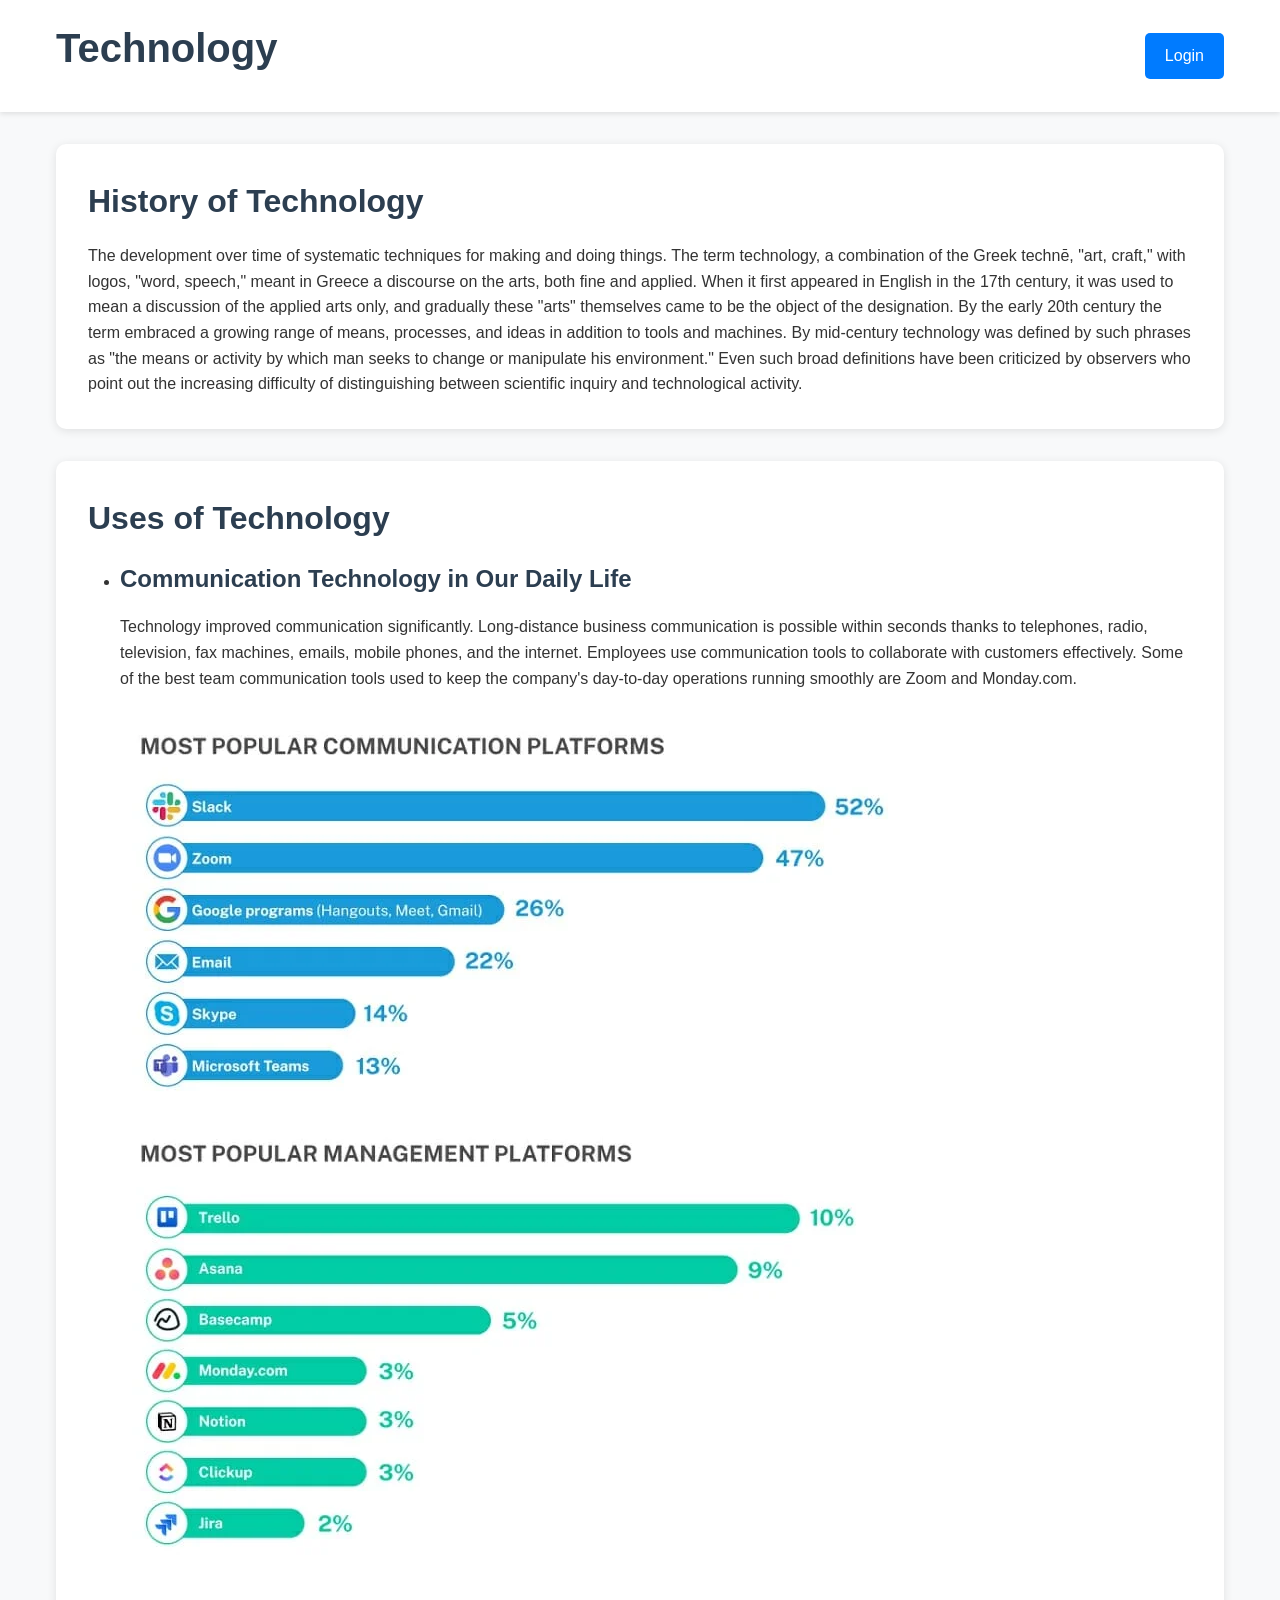
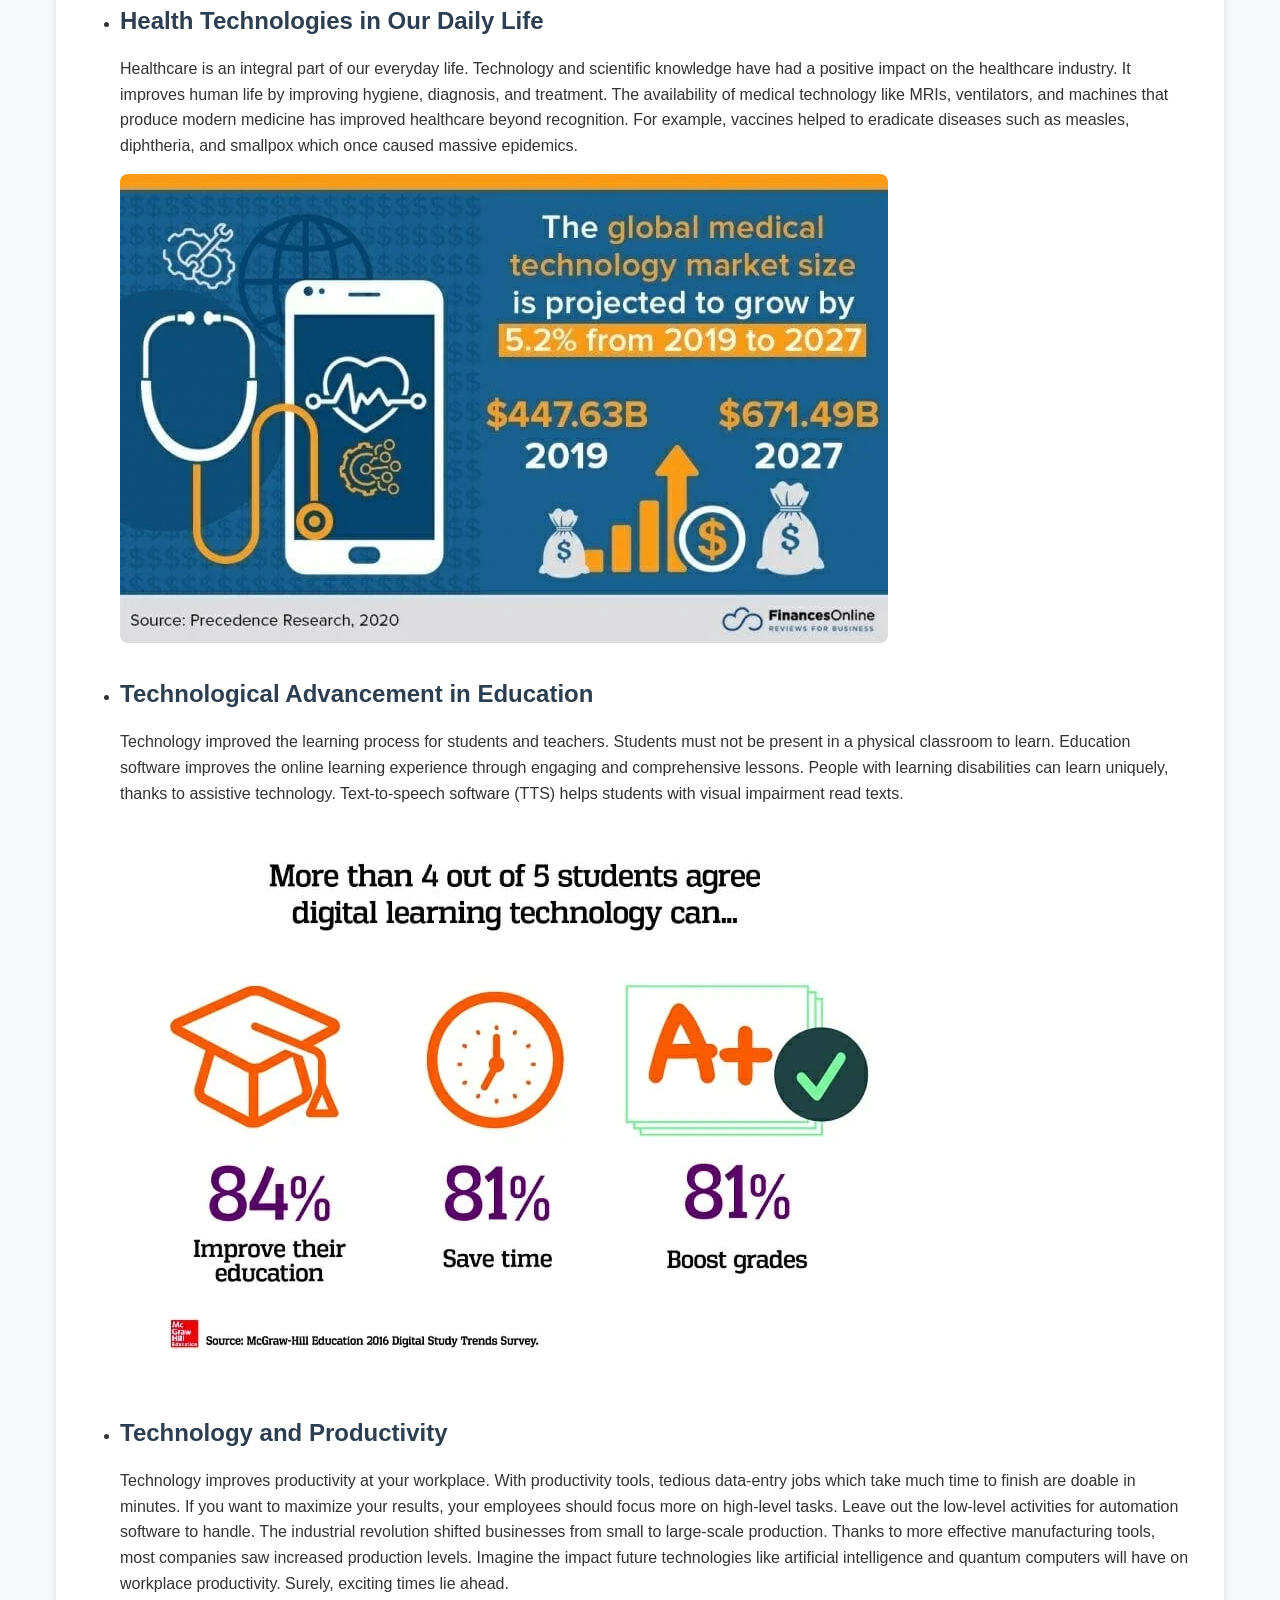
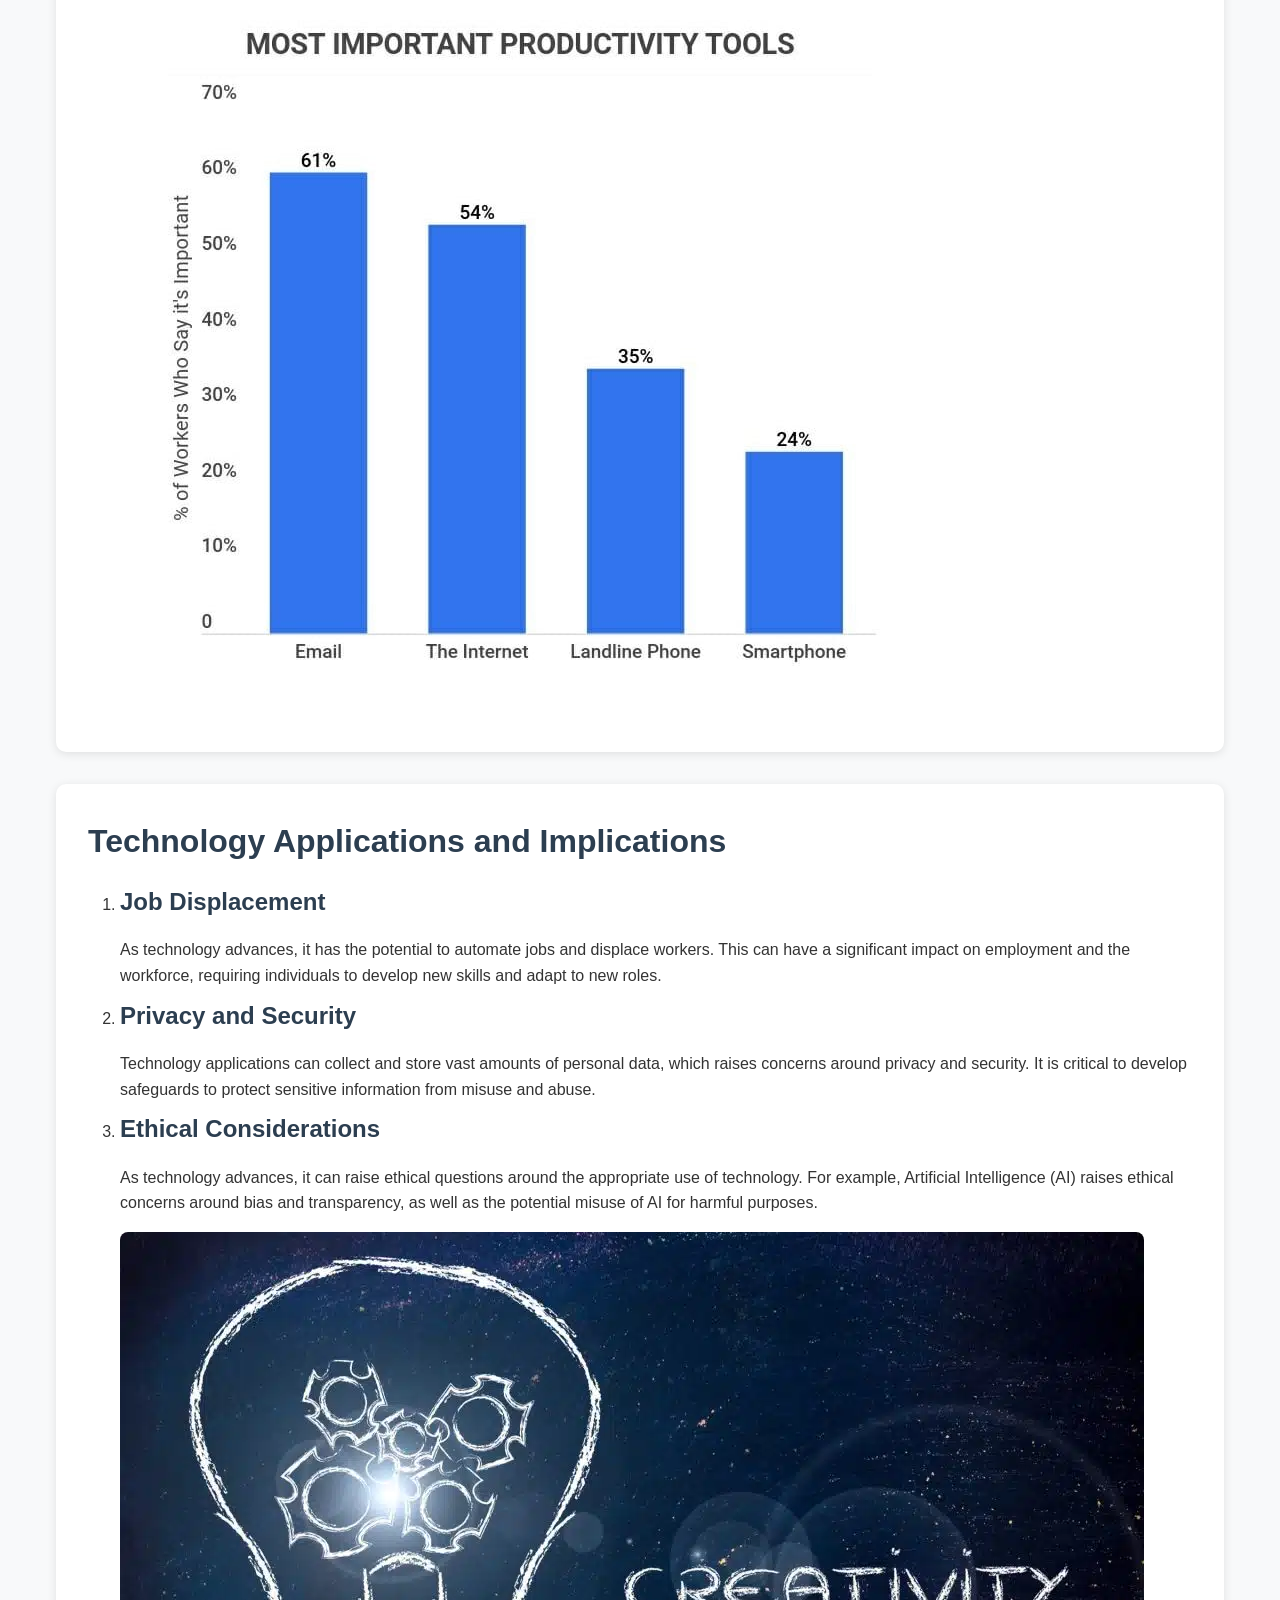
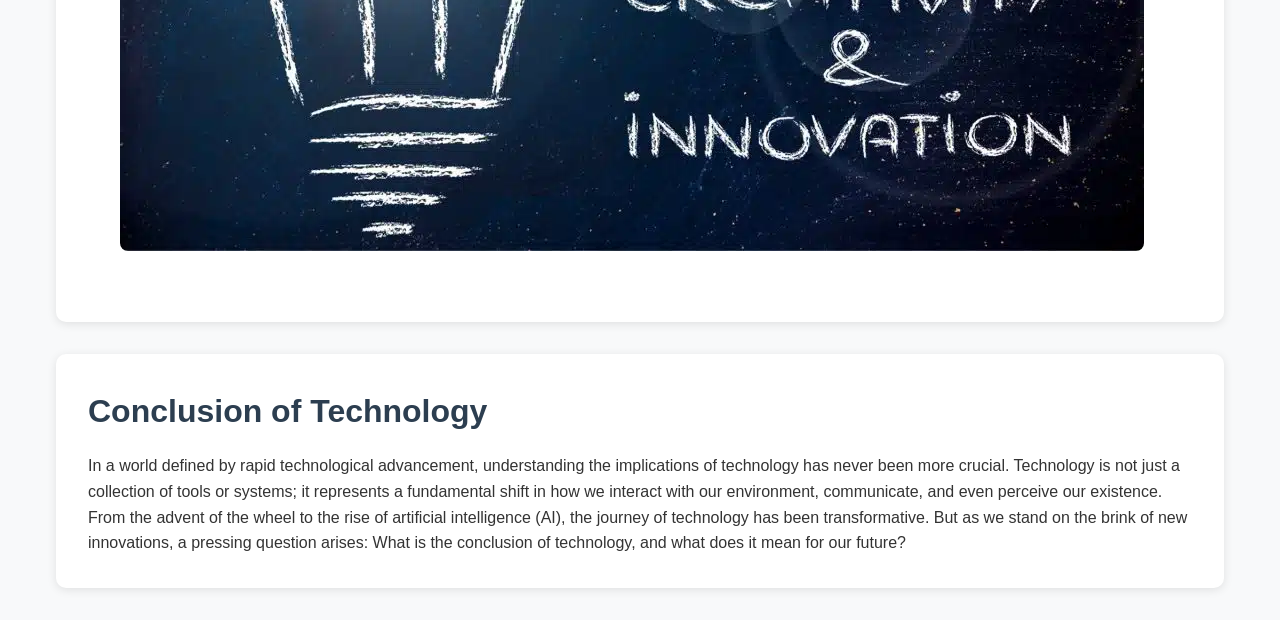
<file: index.html>
<!DOCTYPE html>
<html>
  <head>
    <title>Technology</title>
    <link rel="stylesheet" href="styles.css">
  </head>
  <body>
    <header>
      <div class="nav-container">
        <h1>Technology</h1>
        <a href="login.html" class="btn btn-primary">Login</a>
      </div>
    </header>

    <div class="container">
      <div class="card">
        <h2>History of Technology</h2>
        <p>The development over time of systematic techniques for making and doing things. The term technology, a combination of the Greek technē, "art, craft," with logos, "word, speech," meant in Greece a discourse on the arts, both fine and applied. When it first appeared in English in the 17th century, it was used to mean a discussion of the applied arts only, and gradually these "arts" themselves came to be the object of the designation. By the early 20th century the term embraced a growing range of means, processes, and ideas in addition to tools and machines. By mid-century technology was defined by such phrases as "the means or activity by which man seeks to change or manipulate his environment." Even such broad definitions have been criticized by observers who point out the increasing difficulty of distinguishing between scientific inquiry and technological activity.</p>
      </div>

      <div class="card">
        <h2>Uses of Technology</h2>
        <ul>
          <li>
            <h3>Communication Technology in Our Daily Life</h3>
            <p>Technology improved communication significantly. Long-distance business communication is possible within seconds thanks to telephones, radio, television, fax machines, emails, mobile phones, and the internet. Employees use communication tools to collaborate with customers effectively. Some of the best team communication tools used to keep the company's day-to-day operations running smoothly are Zoom and Monday.com.</p>
            <img src="./Most-Popular-Communication-Platforms.webp" alt="Communication Platforms">
          </li>

          <li>
            <h3>Health Technologies in Our Daily Life</h3>
            <p>Healthcare is an integral part of our everyday life. Technology and scientific knowledge have had a positive impact on the healthcare industry. It improves human life by improving hygiene, diagnosis, and treatment. The availability of medical technology like MRIs, ventilators, and machines that produce modern medicine has improved healthcare beyond recognition. For example, vaccines helped to eradicate diseases such as measles, diphtheria, and smallpox which once caused massive epidemics.</p>
            <img src="./The-global-Medical-Technology-market-size-is-projected-to-grow-by-5.webp" alt="Medical Technology">
          </li>

          <li>
            <h3>Technological Advancement in Education</h3>
            <p>Technology improved the learning process for students and teachers. Students must not be present in a physical classroom to learn. Education software improves the online learning experience through engaging and comprehensive lessons. People with learning disabilities can learn uniquely, thanks to assistive technology. Text-to-speech software (TTS) helps students with visual impairment read texts.</p>
            <img src="./Digital-learning-technology-can-improve-education-save-time-boost-grades.webp" alt="Digital Learning">
          </li>

          <li>
            <h3>Technology and Productivity</h3>
            <p>Technology improves productivity at your workplace. With productivity tools, tedious data-entry jobs which take much time to finish are doable in minutes. If you want to maximize your results, your employees should focus more on high-level tasks. Leave out the low-level activities for automation software to handle. The industrial revolution shifted businesses from small to large-scale production. Thanks to more effective manufacturing tools, most companies saw increased production levels. Imagine the impact future technologies like artificial intelligence and quantum computers will have on workplace productivity. Surely, exciting times lie ahead.</p>
            <img src="./Most-important-Productivity-tools.jpeg" alt="Productivity Tools">
          </li>
        </ul>
      </div>

      <div class="card">
        <h2>Technology Applications and Implications</h2>
        <ol>
          <li>
            <h3>Job Displacement</h3>
            <p>As technology advances, it has the potential to automate jobs and displace workers. This can have a significant impact on employment and the workforce, requiring individuals to develop new skills and adapt to new roles.</p>
          </li>
          <li>
            <h3>Privacy and Security</h3>
            <p>Technology applications can collect and store vast amounts of personal data, which raises concerns around privacy and security. It is critical to develop safeguards to protect sensitive information from misuse and abuse.</p>
          </li>
          <li>
            <h3>Ethical Considerations</h3>
            <p>As technology advances, it can raise ethical questions around the appropriate use of technology. For example, Artificial Intelligence (AI) raises ethical concerns around bias and transparency, as well as the potential misuse of AI for harmful purposes.</p>
            <img src="./Innovation-and-Creativity-1024x619.jpg.webp" alt="Innovation and Creativity">
          </li>
        </ol>
      </div>

      <div class="card">
        <h2>Conclusion of Technology</h2>
        <p>In a world defined by rapid technological advancement, understanding the implications of technology has never been more crucial. Technology is not just a collection of tools or systems; it represents a fundamental shift in how we interact with our environment, communicate, and even perceive our existence. From the advent of the wheel to the rise of artificial intelligence (AI), the journey of technology has been transformative. But as we stand on the brink of new innovations, a pressing question arises: What is the conclusion of technology, and what does it mean for our future?</p>
      </div>
    </div>
  </body>
</html>
</file>
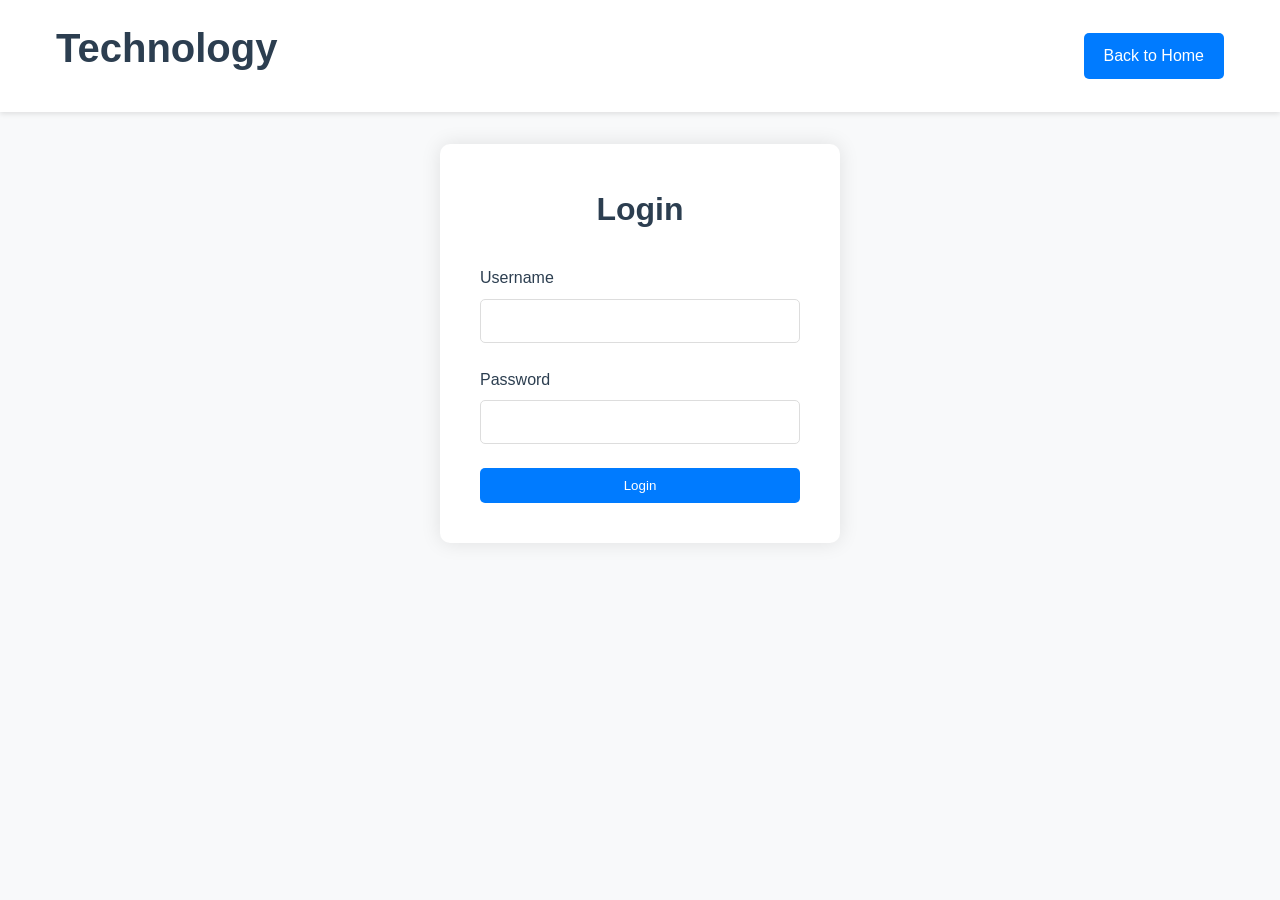
<file: login.html>
<!DOCTYPE html>
<html>
<head>
    <title>Login - Technology</title>
    <link rel="stylesheet" href="styles.css">
</head>
<body>
    <header>
        <div class="nav-container">
            <h1>Technology</h1>
            <a href="index.html" class="btn btn-primary">Back to Home</a>
        </div>
    </header>

    <div class="container">
        <div class="login-container">
            <h2 style="text-align: center; margin-bottom: 30px;">Login</h2>
            <form action="#" method="POST">
                <div class="form-group">
                    <label for="username">Username</label>
                    <input type="text" id="username" name="username" required>
                </div>
                <div class="form-group">
                    <label for="password">Password</label>
                    <input type="password" id="password" name="password" required>
                </div>
                <button type="submit" class="btn btn-primary" style="width: 100%;">Login</button>
            </form>
        </div>
    </div>
</body>
</html>
</file>
<file: styles.css>
/* Global Styles */
* {
    margin: 0;
    padding: 0;
    box-sizing: border-box;
}

body {
    font-family: 'Segoe UI', Arial, sans-serif;
    line-height: 1.6;
    color: #333;
    background-color: #f8f9fa;
}

/* Header Styles */
header {
    background-color: #fff;
    box-shadow: 0 2px 5px rgba(0,0,0,0.1);
    padding: 1rem;
    position: sticky;
    top: 0;
    z-index: 100;
}

/* Navigation */
.nav-container {
    display: flex;
    justify-content: space-between;
    align-items: center;
    max-width: 1200px;
    margin: 0 auto;
    padding: 0 1rem;
}

/* Button Styles */
.btn {
    padding: 10px 20px;
    border: none;
    border-radius: 5px;
    cursor: pointer;
    text-decoration: none;
    display: inline-block;
    transition: all 0.3s ease;
}

.btn-primary {
    background-color: #007bff;
    color: white;
}

.btn-primary:hover {
    background-color: #0056b3;
    transform: translateY(-2px);
}

/* Content Container */
.container {
    max-width: 1200px;
    margin: 2rem auto;
    padding: 0 1rem;
}

/* Card Styles */
.card {
    background-color: #fff;
    border-radius: 10px;
    box-shadow: 0 2px 10px rgba(0,0,0,0.1);
    padding: 2rem;
    margin-bottom: 2rem;
}

/* Typography */
h1, h2, h3, h4 {
    color: #2c3e50;
    margin-bottom: 1rem;
}

h1 { font-size: 2.5rem; }
h2 { font-size: 2rem; }
h3 { font-size: 1.5rem; }
h4 { font-size: 1.2rem; }

/* Image Styles */
img {
    max-width: 100%;
    height: auto;
    border-radius: 8px;
    margin: 1rem 0;
}

/* List Styles */
ul, ol {
    padding-left: 2rem;
    margin: 1rem 0;
}

li {
    margin-bottom: 0.5rem;
}

/* Login Page Specific Styles */
.login-container {
    background-color: white;
    padding: 2.5rem;
    border-radius: 10px;
    box-shadow: 0 0 20px rgba(0,0,0,0.1);
    width: 100%;
    max-width: 400px;
    margin: 2rem auto;
}

.form-group {
    margin-bottom: 1.5rem;
}

label {
    display: block;
    margin-bottom: 0.5rem;
    color: #2c3e50;
    font-weight: 500;
}

input {
    width: 100%;
    padding: 12px;
    border: 1px solid #ddd;
    border-radius: 5px;
    font-size: 1rem;
    transition: border-color 0.3s ease;
}

input:focus {
    outline: none;
    border-color: #007bff;
    box-shadow: 0 0 0 2px rgba(0,123,255,0.25);
}

/* Responsive Design */
@media (max-width: 768px) {
    .container {
        padding: 0 1rem;
    }
    
    .login-container {
        margin: 1rem;
        padding: 1.5rem;
    }
    
    h1 { font-size: 2rem; }
    h2 { font-size: 1.75rem; }
    h3 { font-size: 1.25rem; }
}
</file>
